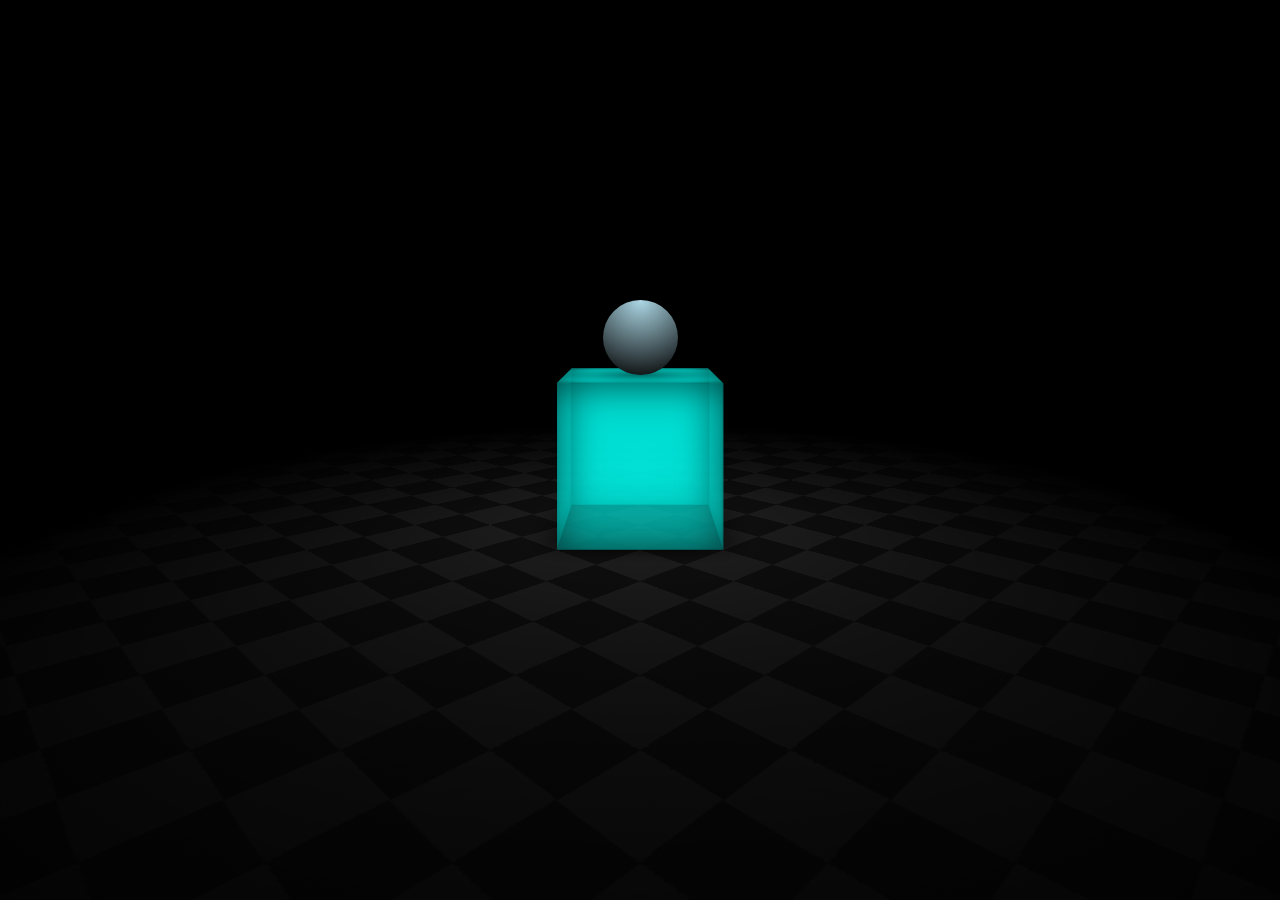
<file: bouncing-ball/index.html>
<!DOCTYPE html>
<html lang="en">
<head>
    <meta charset="UTF-8">
    <meta name="viewport" content="width=device-width, initial-scale=1.0">
    <title>Bouncing Ball</title>
    <link rel="stylesheet" href="css/style.css">
    <!-- Testade med en annan transition-style -->
    <!-- <link rel="stylesheet" href="css/style2.css"> -->
</head>
<body>
    <div class="scene">
        <div class="floor">

        </div>
        <div class="cube">
            <div class="front"></div>
            <div class="back"></div>
            <div class="left"></div>
            <div class="right"></div>
            <div class="top">
                <div class="ballShadow"></div>
            </div>
            <div class="bottom"></div>
        </div>
        <div class="ball"></div>
    </div>
</body>
</html>
</file>
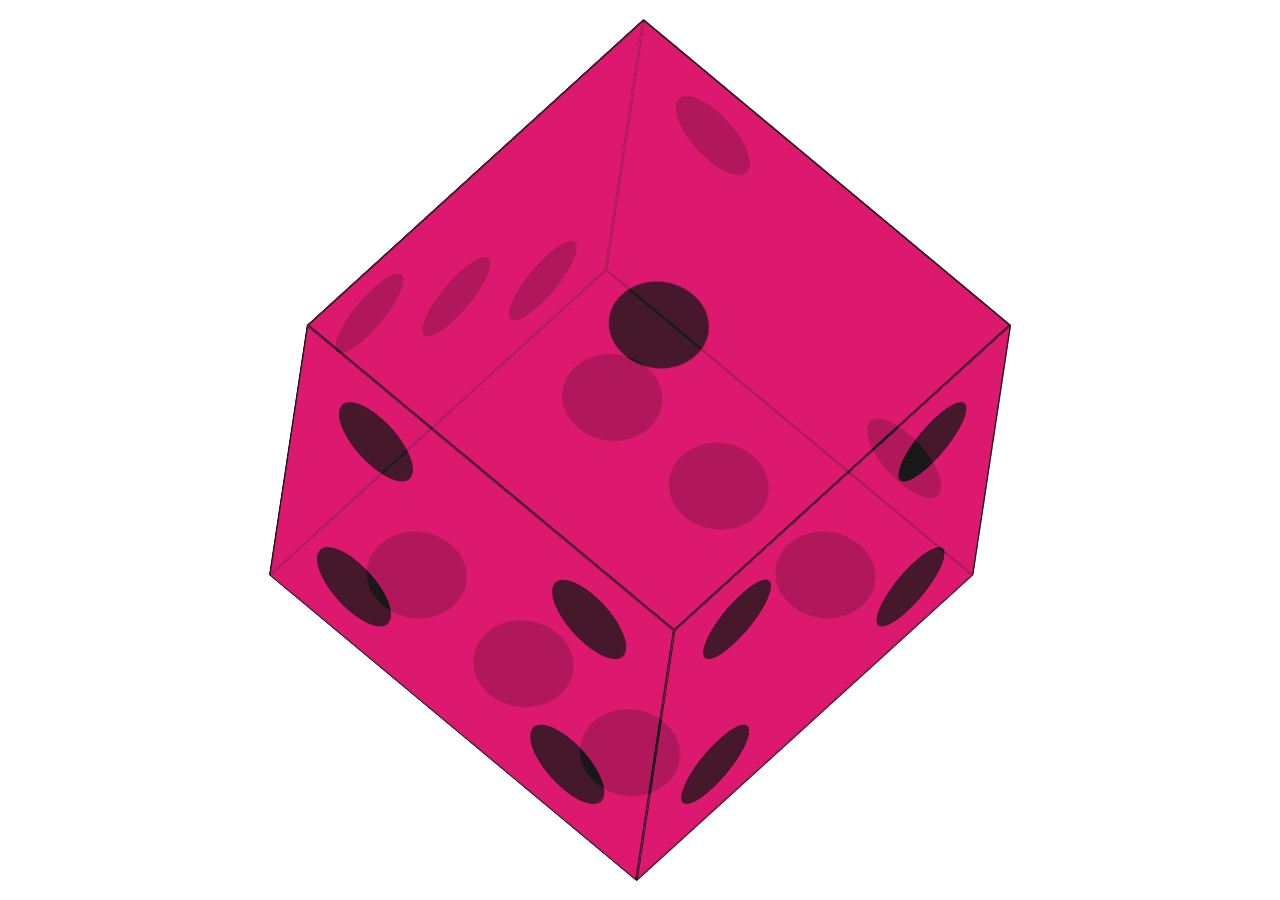
<file: dice-tutorial/index.html>
<!DOCTYPE html>
<html lang="en">
<head>
    <meta charset="UTF-8">
    <meta name="viewport" content="width=device-width, initial-scale=1.0">
    <title>3d Dice</title>
    <link rel="stylesheet" href="css/style.css">


</head>
<body>
    <div class="container">
        <div class="dice">
            <div class="side one"></div>
            <div class="side two"></div>
            <div class="side three"></div>
            <div class="side four"></div>
            <div class="side five"></div>
            <div class="side six"></div>
        </div>
    </div>
</body>
</html>
</file>
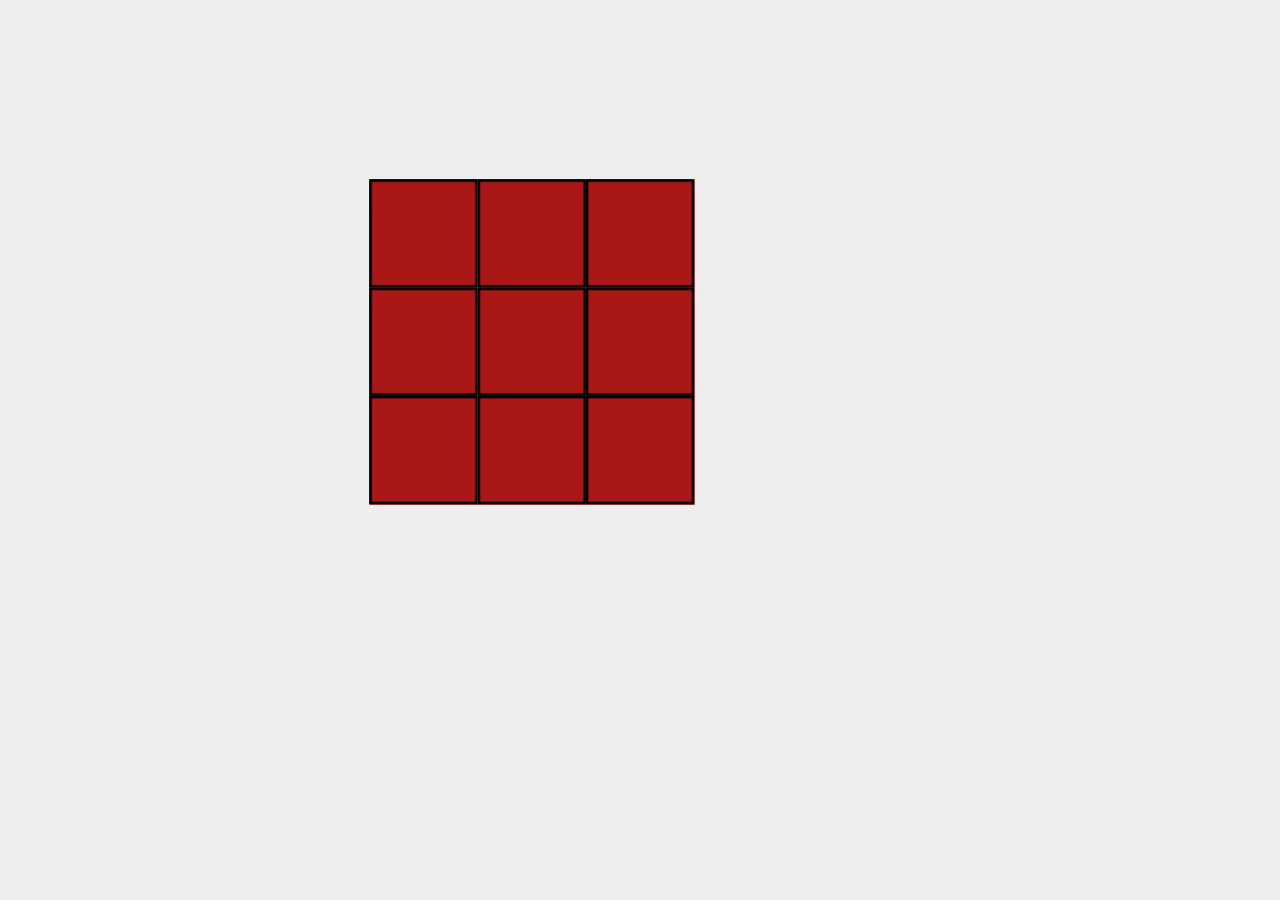
<file: rubiks-cube/index.html>
<!DOCTYPE html>
<html lang="en">
<head>
    <meta charset="UTF-8">
    <meta name="viewport" content="width=device-width, initial-scale=1.0">
    <title>Rubiks Cube</title>
    <link rel="stylesheet" href="css/style.css">
    <!-- <link rel="stylesheet" href="css/kollaomdufastnar.css"> -->
</head>
<body>
    <div class="cube">
        <div class="detail">
            <div class="side back"></div>
            <div class="side front"></div>
            <div class="side left"></div>
            <div class="side right"></div>
            <div class="side top"></div>
            <div class="side bottom"></div>
        </div>
        <div class="detail">
            <div class="side back"></div>
            <div class="side front"></div>
            <div class="side left"></div>
            <div class="side right"></div>
            <div class="side top"></div>
            <div class="side bottom"></div>
        </div>
        <div class="detail">
            <div class="side back"></div>
            <div class="side front"></div>
            <div class="side left"></div>
            <div class="side right"></div>
            <div class="side top"></div>
            <div class="side bottom"></div>
        </div>
 
        <div class="detail">
            <div class="side back"></div>
            <div class="side front"></div>
            <div class="side left"></div>
            <div class="side right"></div>
            <div class="side top"></div>
            <div class="side bottom"></div>
        </div>
        <div class="detail">
            <div class="side back"></div>
            <div class="side front"></div>
            <div class="side left"></div>
            <div class="side right"></div>
            <div class="side top"></div>
            <div class="side bottom"></div>
        </div>
        <div class="detail">
            <div class="side back"></div>
            <div class="side front"></div>
            <div class="side left"></div>
            <div class="side right"></div>
            <div class="side top"></div>
            <div class="side bottom"></div>
        </div>

        <div class="detail">
            <div class="side back"></div>
            <div class="side front"></div>
            <div class="side left"></div>
            <div class="side right"></div>
            <div class="side top"></div>
            <div class="side bottom"></div>
        </div>
        <div class="detail">
            <div class="side back"></div>
            <div class="side front"></div>
            <div class="side left"></div>
            <div class="side right"></div>
            <div class="side top"></div>
            <div class="side bottom"></div>
        </div>
        <div class="detail">
            <div class="side back"></div>
            <div class="side front"></div>
            <div class="side left"></div>
            <div class="side right"></div>
            <div class="side top"></div>
            <div class="side bottom"></div>
        </div>

        <div class="detail">
            <div class="side back"></div>
            <div class="side front"></div>
            <div class="side left"></div>
            <div class="side right"></div>
            <div class="side top"></div>
            <div class="side bottom"></div>
        </div>
        <div class="detail">
            <div class="side back"></div>
            <div class="side front"></div>
            <div class="side left"></div>
            <div class="side right"></div>
            <div class="side top"></div>
            <div class="side bottom"></div>
        </div>
        <div class="detail">
            <div class="side back"></div>
            <div class="side front"></div>
            <div class="side left"></div>
            <div class="side right"></div>
            <div class="side top"></div>
            <div class="side bottom"></div>
        </div>
 
        <div class="detail">
            <div class="side back"></div>
            <div class="side front"></div>
            <div class="side left"></div>
            <div class="side right"></div>
            <div class="side top"></div>
            <div class="side bottom"></div>
        </div>
        <div class="detail">
            <div class="side back"></div>
            <div class="side front"></div>
            <div class="side left"></div>
            <div class="side right"></div>
            <div class="side top"></div>
            <div class="side bottom"></div>
        </div>
        <div class="detail">
            <div class="side back"></div>
            <div class="side front"></div>
            <div class="side left"></div>
            <div class="side right"></div>
            <div class="side top"></div>
            <div class="side bottom"></div>
        </div>

        <div class="detail">
            <div class="side back"></div>
            <div class="side front"></div>
            <div class="side left"></div>
            <div class="side right"></div>
            <div class="side top"></div>
            <div class="side bottom"></div>
        </div>
        <div class="detail">
            <div class="side back"></div>
            <div class="side front"></div>
            <div class="side left"></div>
            <div class="side right"></div>
            <div class="side top"></div>
            <div class="side bottom"></div>
        </div>
        <div class="detail">
            <div class="side back"></div>
            <div class="side front"></div>
            <div class="side left"></div>
            <div class="side right"></div>
            <div class="side top"></div>
            <div class="side bottom"></div>
        </div>
        

        <div class="detail">
            <div class="side back"></div>
            <div class="side front"></div>
            <div class="side left"></div>
            <div class="side right"></div>
            <div class="side top"></div>
            <div class="side bottom"></div>
        </div>
        <div class="detail">
            <div class="side back"></div>
            <div class="side front"></div>
            <div class="side left"></div>
            <div class="side right"></div>
            <div class="side top"></div>
            <div class="side bottom"></div>
        </div>
        <div class="detail">
            <div class="side back"></div>
            <div class="side front"></div>
            <div class="side left"></div>
            <div class="side right"></div>
            <div class="side top"></div>
            <div class="side bottom"></div>
        </div>
 
        <div class="detail">
            <div class="side back"></div>
            <div class="side front"></div>
            <div class="side left"></div>
            <div class="side right"></div>
            <div class="side top"></div>
            <div class="side bottom"></div>
        </div>
        <div class="detail">
            <div class="side back"></div>
            <div class="side front"></div>
            <div class="side left"></div>
            <div class="side right"></div>
            <div class="side top"></div>
            <div class="side bottom"></div>
        </div>
        <div class="detail">
            <div class="side back"></div>
            <div class="side front"></div>
            <div class="side left"></div>
            <div class="side right"></div>
            <div class="side top"></div>
            <div class="side bottom"></div>
        </div>

        <div class="detail">
            <div class="side back"></div>
            <div class="side front"></div>
            <div class="side left"></div>
            <div class="side right"></div>
            <div class="side top"></div>
            <div class="side bottom"></div>
        </div>
        <div class="detail">
            <div class="side back"></div>
            <div class="side front"></div>
            <div class="side left"></div>
            <div class="side right"></div>
            <div class="side top"></div>
            <div class="side bottom"></div>
        </div>
        <div class="detail">
            <div class="side back"></div>
            <div class="side front"></div>
            <div class="side left"></div>
            <div class="side right"></div>
            <div class="side top"></div>
            <div class="side bottom"></div>
        </div>
    </div>
</body>
</html>
</file>
<file: bouncing-ball/css/style.css>
:root {
    --cubeColor: rgba(0, 255, 242, 0.637); 
    --rotateSpeed: 30s;  
    --bounceSpeed: 1.5s;
}
body {
    background-color: #000;
    display: flex;
    justify-content: center;
    align-items: center;
    min-height: 100vh;
    margin: 0;
    font-size: 75px;
    perspective: 10em;
    perspective-origin: 50% calc(50% - 2em);
}
.scene {
    position: relative;
    transform-style: preserve-3d;
    animation: sceneRotate var(--rotateSpeed) infinite linear;


}

.floor {
    position: absolute;
    top: 1em;
    width: 15em;
    height: 15em;
    background-image: 
    radial-gradient(#0000, #000 75%),
    repeating-conic-gradient(from 45deg, #111 0deg 90deg, #222 90deg 180deg);
    background-size: 100%, 1em 1em;
    transform: translate(-50%, -50%) rotateX(90deg);
}

.cube {
    position: absolute;
    bottom: -1em;
    left: -1em;
    width: 2em;
    height: 2em;
    transform-style: preserve-3d;
    animation: cubeHeight var(--bounceSpeed) infinite linear;
    .left, .right, .front, .back {
        position: absolute;
        width: 100%;
        height: 100%;
        background-color: var(--cubeColor);
        box-shadow: 0 0 0.5em #000a inset;
    }
    .front {
        transform: translateZ(1em);
    }
    .right {
        transform: rotateY(90deg) translateZ(1em)
    }
    .back {
        transform: rotateY(180deg) translateZ(1em);
    }
    .left {
        transform: rotateY(270deg) translateZ(1em);
    }
    .top {
        position: absolute;
        width: 2em;
        height: 2em;
        background-color: var(--cubeColor);
        transform: translateY(-50%) rotateX(90deg);
        box-shadow: 0 0 0.5em #000a inset;
    }
    .bottom {
        position: absolute;
        width: 2em;
        height: 2em;
        background-color: #0007;
        bottom: 0;
        transform: translateY(50%) rotateX(90deg);
        box-shadow: 0 0 0.5em #000;
    }

}

.ballShadow {
    position: absolute;
    width: 100%;
    height: 100%;
    background-image: radial-gradient(#0007, #0000 75%);
    animation: ballShadow var(--bounceSpeed) infinite ease-out;
}

.ball {
    width: 1em;
    height: 1em;
    border-radius: 50%;
    background-color: lightblue;
    position: absolute;
    left: -0.5em;
    bottom: 1em;
    background-image: radial-gradient(circle at top, lightblue, #000);
    animation: 
        ballBounce var(--bounceSpeed) infinite ease-out,
        sceneRotate var(--rotateSpeed) infinite linear reverse;
}
@keyframes ballBounce {
    0%, 100% { bottom: .5em; }
    50% { bottom: 3em; animation-timing-function: ease-in; }
}
@keyframes ballShadow {
    0%, 8%, 93.5%, 100% { transform: scale(1); }
    50% { transform: scale(2); }
}
@keyframes cubeHeight {
    0%, 100% { height: 1.5em; transform: scale3d(1.2, 1, 1.2); }
    8%, 93.5% { height: 2em; transform: scale3d(1, 1, 1); }
}
@keyframes sceneRotate {
    to { transform: rotateY(360deg); }
}
</file>
<file: bouncing-ball/css/style2.css>
:root {
    --cubeColor: rgba(0, 255, 242, 0.637); 
    --rotateSpeed: 30s;  
    --bounceSpeed: 1.5s;
    --easeInQuad: cubic-bezier(0.11, 0, 0.5, 0);
    --easeOutQuad: cubic-bezier(0.5, 1, 0.89, 1);;
}
body {
    background-color: #000;
    display: flex;
    justify-content: center;
    align-items: center;
    min-height: 100vh;
    margin: 0;
    font-size: 75px;
    perspective: 10em;
    perspective-origin: 50% calc(50% - 2em);
}
.scene {
    position: relative;
    transform-style: preserve-3d;
    animation: sceneRotate var(--rotateSpeed) infinite linear;


}
@keyframes sceneRotate {
    to { transform: rotateY(360deg); }
}
.floor {
    position: absolute;
    top: 1em;
    width: 15em;
    height: 15em;
    background-image: 
    radial-gradient(#0000, #000 75%),
    repeating-conic-gradient(from 45deg, #111 0deg 90deg, #222 90deg 180deg);
    background-size: 100%, 1em 1em;
    transform: translate(-50%, -50%) rotateX(90deg);
}

.cube {
    position: absolute;
    bottom: -1em;
    left: -1em;
    width: 2em;
    height: 2em;
    transform-style: preserve-3d;
    animation: cubeHeight var(--bounceSpeed) infinite var(--easeOutQuad);
    .left, .right, .front, .back {
        position: absolute;
        width: 100%;
        height: 100%;
        background-color: var(--cubeColor);
        box-shadow: 0 0 0.5em #000a inset;
    }
    .front {
        transform: translateZ(1em);
    }
    .right {
        transform: rotateY(90deg) translateZ(1em)
    }
    .back {
        transform: rotateY(180deg) translateZ(1em);
    }
    .left {
        transform: rotateY(270deg) translateZ(1em);
    }
    .top {
        position: absolute;
        width: 2em;
        height: 2em;
        background-color: var(--cubeColor);
        transform: translateY(-50%) rotateX(90deg);
        box-shadow: 0 0 0.5em #000a inset;
    }
    .bottom {
        position: absolute;
        width: 2em;
        height: 2em;
        background-color: #0007;
        bottom: 0;
        transform: translateY(50%) rotateX(90deg);
        box-shadow: 0 0 0.5em #000;
    }

}
@keyframes cubeHeight {
    0%, 100% { height: 1.5em; transform: scale3d(1.2, 1, 1.2); }
    8%, 75% { height: 2em; transform: scale3d(1, 1, 1); }
}
.ballShadow {
    position: absolute;
    width: 100%;
    height: 100%;
    background-image: radial-gradient(#0007, #0000 75%);
    animation: ballShadow var(--bounceSpeed) infinite var(--easeOutQuad);
}
@keyframes ballShadow {
    0%, 2%, 93.5%, 100% { transform: scale(1); }
    50% { transform: scale(2); }
}
.ball {
    width: 1em;
    height: 1em;
    border-radius: 50%;
    background-color: lightblue;
    position: absolute;
    left: -0.5em;
    bottom: 1em;
    background-image: radial-gradient(circle at top, lightblue, #000);
    animation: 
        ballBounce var(--bounceSpeed) infinite var(--easeOutQuad),
        sceneRotate var(--rotateSpeed) infinite linear reverse;
}
@keyframes ballBounce {
    0%, 100% { bottom: .5em; }
    50% { bottom: 3em; animation-timing-function: var(--easeInQuad); }
}
</file>
<file: dice-tutorial/css/style.css>
* {
    box-sizing: border-box;
}
:root {
    --dotColor: #000;
    --dotDistance: 145px;
    --dotsMinusDistance: calc(var(--dotDistance) * -1);
}
body {
    margin: 0;
}
.container {
    width: 100vw;
    height: 100vh;
    display: flex;
    justify-content: center;
    align-items: center;
}
.dice {
    width: 500px;
    height: 500px;

    position: relative;
    transform-style: preserve-3d;
    transform: rotateY(185deg) rotateX(150deg) rotateZ(315deg);
    animation: rotate 15s linear infinite;
}
.side {
    width: 100%;
    height: 100%;
    background: #da0060;
    border: 2px solid black;
    position: absolute;
    opacity: 0.7;
    display: flex;
    align-items: center;
    justify-content: center;
    &:before {
        content: "";
        width: 20%;
        height: 20%;
        background: var(--dotColor);
        border-radius: 50%;
    }
}
.one {
    transform: translateZ(250px);

}
.two {
    transform: translateX(-250px) rotateY(-90deg);

    &:before {
        background: transparent;
        box-shadow: var(--dotColor) var(--dotsMinusDistance) var(--dotsMinusDistance) 0px 0px, var(--dotColor) var(--dotDistance) var(--dotDistance) 0px 0px;
    }
}
.three {
    transform: translateY(250px) rotateX(90deg);

    &:before {
        background: var(--dotColor);
        box-shadow: var(--dotColor) var(--dotsMinusDistance) var(--dotsMinusDistance) 0px 0px, var(--dotColor) var(--dotDistance) var(--dotDistance) 0px 0px;
    }
}
.four {
    transform: translateY(-250px) rotateX(90deg);
    &:before {
        background: transparent;
        box-shadow: var(--dotColor) var(--dotsMinusDistance) var(--dotsMinusDistance) 0px 0px, var(--dotColor) var(--dotDistance) var(--dotDistance) 0px 0px, var(--dotColor) var(--dotsMinusDistance) var(--dotDistance) 0px 0px, var(--dotColor) var(--dotDistance) var(--dotsMinusDistance) 0px 0px;
    }
}
.five {
    transform: translateX(250px) rotateY(90deg);

    &:before {
        background: --var(--dotColor);
        box-shadow: var(--dotColor) var(--dotsMinusDistance) var(--dotsMinusDistance) 0px 0px, var(--dotColor) var(--dotDistance) var(--dotDistance) 0px 0px, var(--dotColor) var(--dotsMinusDistance) var(--dotDistance) 0px 0px, var(--dotColor) var(--dotDistance) var(--dotsMinusDistance) 0px 0px;
    }
}
.six {
    transform: translateZ(-250px);

    &:before {
        background: transparent;
        box-shadow: var(--dotColor) var(--dotsMinusDistance) var(--dotsMinusDistance) 0px 0px, var(--dotColor) var(--dotDistance) var(--dotDistance) 0px 0px, var(--dotColor) var(--dotsMinusDistance) var(--dotDistance) 0px 0px, var(--dotColor) var(--dotDistance) var(--dotsMinusDistance) 0px 0px, var(--dotColor) var(--dotsMinusDistance) 0px 0px 0px, var(--dotColor) var(--dotDistance) 0px 0px 0px;
    }
}

@keyframes rotate {
    from {
      transform: rotateY(0) rotateX(25deg) rotateZ(25deg);
    }
    to {
      transform: rotateY(360deg) rotateX(25deg) rotateZ(25deg);
    }
  }
</file>
<file: rubiks-cube/css/style.css>
* {
  box-sizing: border-box;
}
body {
    margin: 0;
    height: 100vh;
    background-color: #eee;
    display: flex;
    justify-content: center;
    align-items: center;
    perspective: 800px;
}

.cube {
  width: 270px;
  height: 270px;
  transform-style: preserve-3d;
  transform-origin: 25% 50%;
  animation: linear rotate 10s infinite;
  position: relative;
}
.detail {
  width: 90px;
  height: 90px;
  position: absolute;
  transform-style: preserve-3d;
}
.side {
  width: 90px;
  height: 90px;
  background-color: cadetblue;
  position: absolute;
  border: 2px solid #000; 
}

.top {
  background-color: rgb(43, 111, 9);
  transform: translateY(-50%) rotateX(90deg);
}
.bottom {
  background-color: rgb(36, 82, 197);
  transform: translateY(50%) rotateX(-90deg);
}
.left {
  background-color: rgb(255, 255, 255);
  transform: translateX(-50%) rotateY(90deg);
}
.right {
  transform: translateX(50%) rotateY(-90deg);
  background-color: rgb(229, 255, 0);
}
.front {
  transform: translateZ(45px);
  background-color: rgb(170, 23, 23);
}
.back {
  transform: translateZ(-45px) rotateY(180deg);
  background-color: rgb(255, 111, 0)
}
.cube .detail:nth-child(1) {
  transform: translate3d(0,0,0);
}
.cube .detail:nth-child(2) {
  transform: translate3d(100%,0,0);
}
.cube .detail:nth-child(3) {
  transform: translate3d(-100%,0,0);
}
.cube .detail:nth-child(4) {
  transform: translate3d(0, 100%,0);
}
.cube .detail:nth-child(5) {
  transform: translate3d(100%,100%,0);
}
.cube .detail:nth-child(6) {
  transform: translate3d(-100%,100%,0);
}
.cube .detail:nth-child(7) {
  transform: translate3d(0, -100%,0);
}
.cube .detail:nth-child(8) {
  transform: translate3d(100%,-100%,0);
}
.cube .detail:nth-child(9) {
  transform: translate3d(-100%,-100%,0);
}
.cube .detail:nth-child(10) {
  transform: translate3d(0,0,90px);
}
.cube .detail:nth-child(11) {
  transform: translate3d(100%,0,90px);
}
.cube .detail:nth-child(12) {
  transform: translate3d(-100%,0,90px);
}
.cube .detail:nth-child(13) {
  transform: translate3d(0, 100%,90px);
}
.cube .detail:nth-child(14) {
  transform: translate3d(100%,100%,90px);
}
.cube .detail:nth-child(15) {
  transform: translate3d(-100%,100%,90px);
}
.cube .detail:nth-child(16) {
  transform: translate3d(0, -100%,90px);
}
.cube .detail:nth-child(17) {
  transform: translate3d(100%,-100%,90px);
}
.cube .detail:nth-child(18) {
  transform: translate3d(-100%,-100%,90px);
}
.cube .detail:nth-child(19) {
  transform: translate3d(0,0,-90px);
}
.cube .detail:nth-child(20) {
  transform: translate3d(100%,0,-90px);
}
.cube .detail:nth-child(21) {
  transform: translate3d(-100%,0,-90px);
}
.cube .detail:nth-child(22) {
  transform: translate3d(0, 100%,-90px);
}
.cube .detail:nth-child(23) {
  transform: translate3d(100%,100%,-90px);
}
.cube .detail:nth-child(24) {
  transform: translate3d(-100%,100%,-90px);
}
.cube .detail:nth-child(25) {
  transform: translate3d(0, -100%,-90px);
}
.cube .detail:nth-child(26) {
  transform: translate3d(100%,-100%,-90px);
}
.cube .detail:nth-child(27) {
  transform: translate3d(-100%,-100%,-90px);
}
@keyframes rotate {
  0% {
    transform: rotate3d(0, 0, 0, 0deg);
  }

  100% {
    transform: rotate3d(3, 3, 1, 360deg);
  }
}
</file>
<file: rubiks-cube/css/kollaomdufastnar.css>
*,
*::before,
*::after {
  box-sizing: border-box; }

html,
body {
  height: 100%; }

body {
  align-items: center;
  background: #fff;
  display: flex;
  flex-direction: column;
  justify-content: center;
  margin: 0;
  overflow: hidden;
  perspective: 800px; }

.container {
  position: relative; }

.rubiks-cube {
  animation: rubiks-cube 18s linear infinite; }

@keyframes rubiks-cube {
  100% {
    transform: rotateX(360deg) rotateY(360deg) rotateZ(360deg); } }

.reflection {
  left: 0;
  margin-top: 180px;
  opacity: 0.15;
  position: absolute;
  top: 100%;
  transform: scaleY(-1);
  z-index: -1; }
  .reflection::after {
    background: linear-gradient(white 90%, rgba(255, 255, 255, 0));
    bottom: 0;
    content: '';
    height: 200%;
    left: -50%;
    position: absolute;
    width: 200%; }

.rubiks-cube-1 {
  transform-style: preserve-3d;
  transform-origin: 50% 50% -90px;
  width: 270px;
  height: 270px; }
  .rubiks-cube-1 .detail {
    position: relative;
    width: 90px;
    height: 90px;
    transform-style: preserve-3d;
    position: absolute;
    animation-iteration-count: infinite;
    animation-direction: alternate;
    animation-timing-function: linear; }
    .rubiks-cube-1 .detail .side {
      position: absolute;
      left: 0;
      top: 0;
      width: 100%;
      height: 100%; }
      .rubiks-cube-1 .detail .side.front {
        transform: translateZ(45px); }
      .rubiks-cube-1 .detail .side.back {
        transform: translateZ(-45px) rotateY(180deg); }
      .rubiks-cube-1 .detail .side.top {
        transform: translateY(-50%) rotateX(90deg); }
      .rubiks-cube-1 .detail .side.bottom {
        transform: translateY(50%) rotateX(-90deg); }
      .rubiks-cube-1 .detail .side.left {
        transform: translateX(-50%) rotateY(-90deg); }
      .rubiks-cube-1 .detail .side.right {
        transform: translateX(50%) rotateY(90deg); }
    .rubiks-cube-1 .detail:nth-child(1) {
      margin-top: 0px;
      margin-left: 0px;
      transform-origin: 150% 150% -90px;
      transform: translateZ(0px); }
    .rubiks-cube-1 .detail:nth-child(2) {
      margin-top: 0px;
      margin-left: 90px;
      transform-origin: 50% 150% -90px;
      transform: translateZ(0px); }
    .rubiks-cube-1 .detail:nth-child(3) {
      margin-top: 0px;
      margin-left: 180px;
      transform-origin: -50% 150% -90px;
      transform: translateZ(0px); }
    .rubiks-cube-1 .detail:nth-child(4) {
      margin-top: 0px;
      margin-left: 0px;
      transform-origin: 150% 150% 0;
      transform: translateZ(-90px); }
    .rubiks-cube-1 .detail:nth-child(5) {
      margin-top: 0px;
      margin-left: 90px;
      transform-origin: 50% 150% 0;
      transform: translateZ(-90px); }
    .rubiks-cube-1 .detail:nth-child(6) {
      margin-top: 0px;
      margin-left: 180px;
      transform-origin: -50% 150% 0;
      transform: translateZ(-90px); }
    .rubiks-cube-1 .detail:nth-child(7) {
      margin-top: 0px;
      margin-left: 0px;
      transform-origin: 150% 150% 90px;
      transform: translateZ(-180px); }
    .rubiks-cube-1 .detail:nth-child(8) {
      margin-top: 0px;
      margin-left: 90px;
      transform-origin: 50% 150% 90px;
      transform: translateZ(-180px); }
    .rubiks-cube-1 .detail:nth-child(9) {
      margin-top: 0px;
      margin-left: 180px;
      transform-origin: -50% 150% 90px;
      transform: translateZ(-180px); }
    .rubiks-cube-1 .detail:nth-child(10) {
      margin-top: 90px;
      margin-left: 0px;
      transform-origin: 150% 50% -90px;
      transform: translateZ(0px); }
    .rubiks-cube-1 .detail:nth-child(11) {
      margin-top: 90px;
      margin-left: 90px;
      transform-origin: 50% 50% -90px;
      transform: translateZ(0px); }
    .rubiks-cube-1 .detail:nth-child(12) {
      margin-top: 90px;
      margin-left: 180px;
      transform-origin: -50% 50% -90px;
      transform: translateZ(0px); }
    .rubiks-cube-1 .detail:nth-child(13) {
      margin-top: 90px;
      margin-left: 0px;
      transform-origin: 150% 50% 0;
      transform: translateZ(-90px); }
    .rubiks-cube-1 .detail:nth-child(14) {
      margin-top: 90px;
      margin-left: 90px;
      transform-origin: 50% 50% 0;
      transform: translateZ(-90px); }
    .rubiks-cube-1 .detail:nth-child(15) {
      margin-top: 90px;
      margin-left: 180px;
      transform-origin: -50% 50% 0;
      transform: translateZ(-90px); }
    .rubiks-cube-1 .detail:nth-child(16) {
      margin-top: 90px;
      margin-left: 0px;
      transform-origin: 150% 50% 90px;
      transform: translateZ(-180px); }
    .rubiks-cube-1 .detail:nth-child(17) {
      margin-top: 90px;
      margin-left: 90px;
      transform-origin: 50% 50% 90px;
      transform: translateZ(-180px); }
    .rubiks-cube-1 .detail:nth-child(18) {
      margin-top: 90px;
      margin-left: 180px;
      transform-origin: -50% 50% 90px;
      transform: translateZ(-180px); }
    .rubiks-cube-1 .detail:nth-child(19) {
      margin-top: 180px;
      margin-left: 0px;
      transform-origin: 150% -50% -90px;
      transform: translateZ(0px); }
    .rubiks-cube-1 .detail:nth-child(20) {
      margin-top: 180px;
      margin-left: 90px;
      transform-origin: 50% -50% -90px;
      transform: translateZ(0px); }
    .rubiks-cube-1 .detail:nth-child(21) {
      margin-top: 180px;
      margin-left: 180px;
      transform-origin: -50% -50% -90px;
      transform: translateZ(0px); }
    .rubiks-cube-1 .detail:nth-child(22) {
      margin-top: 180px;
      margin-left: 0px;
      transform-origin: 150% -50% 0;
      transform: translateZ(-90px); }
    .rubiks-cube-1 .detail:nth-child(23) {
      margin-top: 180px;
      margin-left: 90px;
      transform-origin: 50% -50% 0;
      transform: translateZ(-90px); }
    .rubiks-cube-1 .detail:nth-child(24) {
      margin-top: 180px;
      margin-left: 180px;
      transform-origin: -50% -50% 0;
      transform: translateZ(-90px); }
    .rubiks-cube-1 .detail:nth-child(25) {
      margin-top: 180px;
      margin-left: 0px;
      transform-origin: 150% -50% 90px;
      transform: translateZ(-180px); }
    .rubiks-cube-1 .detail:nth-child(26) {
      margin-top: 180px;
      margin-left: 90px;
      transform-origin: 50% -50% 90px;
      transform: translateZ(-180px); }
    .rubiks-cube-1 .detail:nth-child(27) {
      margin-top: 180px;
      margin-left: 180px;
      transform-origin: -50% -50% 90px;
      transform: translateZ(-180px); }
    .rubiks-cube-1 .detail .side {
      border: 2px solid #000;
      background: #000; }
    .rubiks-cube-1 .detail:nth-child(7) .top {
      background-color: #095fad; }
    .rubiks-cube-1 .detail:nth-child(8) .top {
      background-color: #095fad; }
    .rubiks-cube-1 .detail:nth-child(9) .top {
      background-color: #095fad; }
    .rubiks-cube-1 .detail:nth-child(6) .top {
      background-color: #095fad; }
    .rubiks-cube-1 .detail:nth-child(3) .top {
      background-color: #095fad; }
    .rubiks-cube-1 .detail:nth-child(2) .top {
      background-color: #095fad; }
    .rubiks-cube-1 .detail:nth-child(1) .top {
      background-color: #095fad; }
    .rubiks-cube-1 .detail:nth-child(4) .top {
      background-color: #095fad; }
    .rubiks-cube-1 .detail:nth-child(5) .top {
      background-color: #095fad; }
    .rubiks-cube-1 .detail:nth-child(25) .bottom {
      background-color: #f58220; }
    .rubiks-cube-1 .detail:nth-child(26) .bottom {
      background-color: #f58220; }
    .rubiks-cube-1 .detail:nth-child(27) .bottom {
      background-color: #f58220; }
    .rubiks-cube-1 .detail:nth-child(24) .bottom {
      background-color: #f58220; }
    .rubiks-cube-1 .detail:nth-child(21) .bottom {
      background-color: #f58220; }
    .rubiks-cube-1 .detail:nth-child(20) .bottom {
      background-color: #f58220; }
    .rubiks-cube-1 .detail:nth-child(19) .bottom {
      background-color: #f58220; }
    .rubiks-cube-1 .detail:nth-child(22) .bottom {
      background-color: #f58220; }
    .rubiks-cube-1 .detail:nth-child(23) .bottom {
      background-color: #f58220; }
    .rubiks-cube-1 .detail:nth-child(1) .left {
      background-color: #fee208; }
    .rubiks-cube-1 .detail:nth-child(4) .left {
      background-color: #fee208; }
    .rubiks-cube-1 .detail:nth-child(7) .left {
      background-color: #fee208; }
    .rubiks-cube-1 .detail:nth-child(16) .left {
      background-color: #fee208; }
    .rubiks-cube-1 .detail:nth-child(25) .left {
      background-color: #fee208; }
    .rubiks-cube-1 .detail:nth-child(22) .left {
      background-color: #fee208; }
    .rubiks-cube-1 .detail:nth-child(19) .left {
      background-color: #fee208; }
    .rubiks-cube-1 .detail:nth-child(10) .left {
      background-color: #fee208; }
    .rubiks-cube-1 .detail:nth-child(13) .left {
      background-color: #fee208; }
    .rubiks-cube-1 .detail:nth-child(3) .right {
      background-color: #ec1e35; }
    .rubiks-cube-1 .detail:nth-child(6) .right {
      background-color: #ec1e35; }
    .rubiks-cube-1 .detail:nth-child(9) .right {
      background-color: #ec1e35; }
    .rubiks-cube-1 .detail:nth-child(18) .right {
      background-color: #ec1e35; }
    .rubiks-cube-1 .detail:nth-child(27) .right {
      background-color: #ec1e35; }
    .rubiks-cube-1 .detail:nth-child(24) .right {
      background-color: #ec1e35; }
    .rubiks-cube-1 .detail:nth-child(21) .right {
      background-color: #ec1e35; }
    .rubiks-cube-1 .detail:nth-child(12) .right {
      background-color: #ec1e35; }
    .rubiks-cube-1 .detail:nth-child(15) .right {
      background-color: #ec1e35; }
    .rubiks-cube-1 .detail:nth-child(1) .front {
      background-color: #01af4d; }
    .rubiks-cube-1 .detail:nth-child(2) .front {
      background-color: #01af4d; }
    .rubiks-cube-1 .detail:nth-child(3) .front {
      background-color: #01af4d; }
    .rubiks-cube-1 .detail:nth-child(12) .front {
      background-color: #01af4d; }
    .rubiks-cube-1 .detail:nth-child(21) .front {
      background-color: #01af4d; }
    .rubiks-cube-1 .detail:nth-child(20) .front {
      background-color: #01af4d; }
    .rubiks-cube-1 .detail:nth-child(19) .front {
      background-color: #01af4d; }
    .rubiks-cube-1 .detail:nth-child(10) .front {
      background-color: #01af4d; }
    .rubiks-cube-1 .detail:nth-child(11) .front {
      background-color: #01af4d; }
    .rubiks-cube-1 .detail:nth-child(7) .back {
      background-color: #fff; }
    .rubiks-cube-1 .detail:nth-child(8) .back {
      background-color: #fff; }
    .rubiks-cube-1 .detail:nth-child(9) .back {
      background-color: #fff; }
    .rubiks-cube-1 .detail:nth-child(18) .back {
      background-color: #fff; }
    .rubiks-cube-1 .detail:nth-child(27) .back {
      background-color: #fff; }
    .rubiks-cube-1 .detail:nth-child(26) .back {
      background-color: #fff; }
    .rubiks-cube-1 .detail:nth-child(25) .back {
      background-color: #fff; }
    .rubiks-cube-1 .detail:nth-child(16) .back {
      background-color: #fff; }
    .rubiks-cube-1 .detail:nth-child(17) .back {
      background-color: #fff; }

.rubiks-cube-1 .detail:nth-child(2) {
  animation-name: rubiks-cube-1-detail-2;
  animation-duration: 16s; }
</file>
